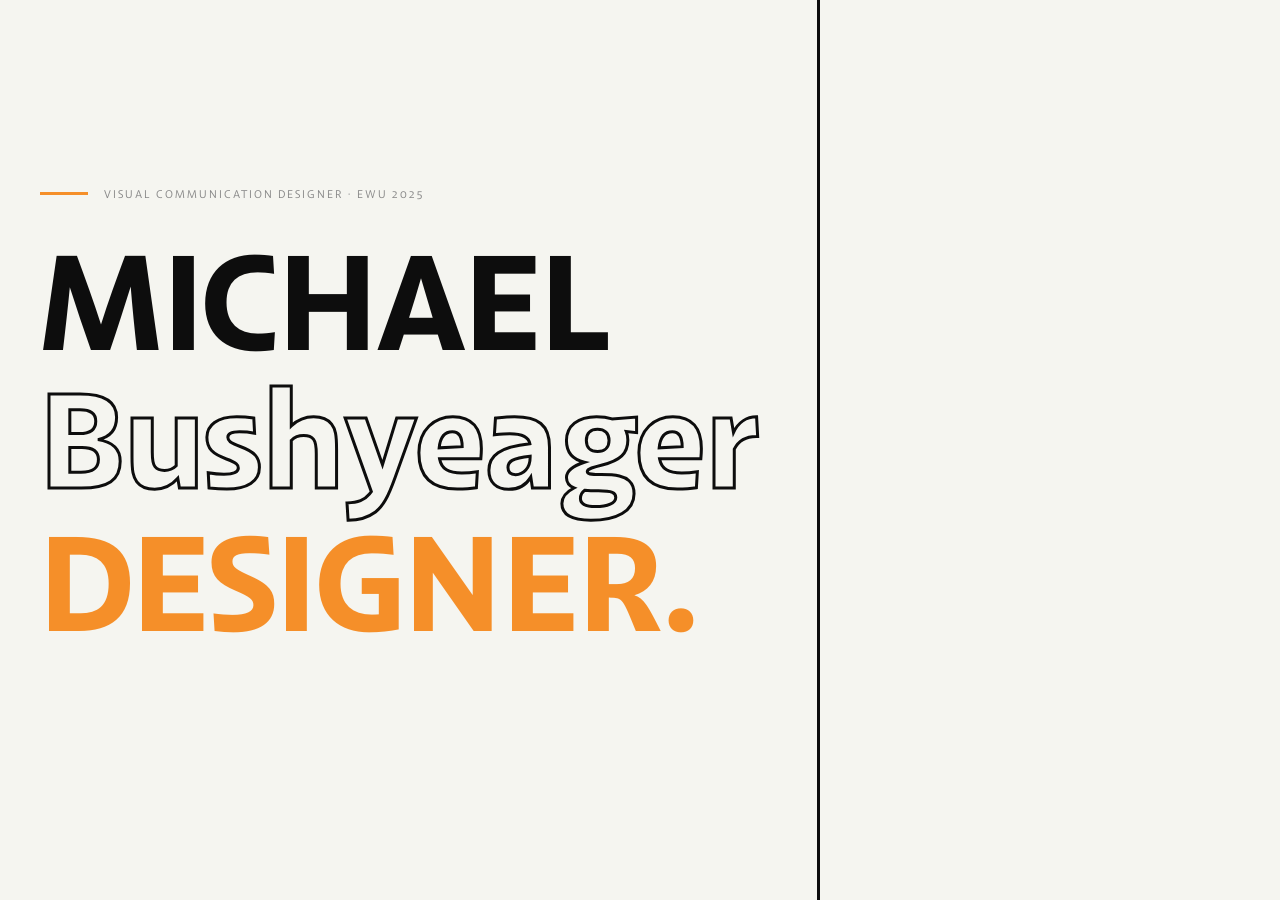
<file: index.html>
<!DOCTYPE html>
<html lang="en">
<head>
  <meta charset="UTF-8">
  <meta name="viewport" content="width=device-width, initial-scale=1.0">
  <title>Michael Bushyeager</title>
  <link rel="stylesheet" href="style.css">
  <link
    rel="stylesheet"
    href="https://cdnjs.cloudflare.com/ajax/libs/animate.css/4.1.1/animate.min.css"
  />
</head>
<body>
  <main>
    <section class="hero">
      <div class="hero-main">
        <div class="main-headline">
          <div class="eyebrow">
            <div class="eyebrow-line"></div>
            <span class="eyebrow-text">Visual Communication Designer · EWU 2025</span>
          </div>

          <h1 class="giant">
            <span class="word-row"><span class="word-in">MICHAEL</span></span>
            <span class="word-row"><span class="word-in outline">Bushyeager</span></span>
            <span class="word-row"><span class="word-in red">DESIGNER.</span></span>
          </h1>

          <div class="sub-line">
            <div class="sub-divider"></div>
            <p class="sub-text">Visual communicator, brand builder,<br>founder of Daybreak Studio.</p>
          </div>
        </div>
      </div>

      <div class="hero-sidebar">
        <div class="sidebar-section">
          <div>
            <p class="sidebar-label">About Me</p>
            <h3 class="sidebar-title">DESIGN IS THE CRAFT.</h3>
            <p class="sidebar-body">Senior VCD student at EWU. Founder of Daybreak Studio. Bridging print craft and digital experience with warmth and intention.</p>
          </div>
          <a href="about.html" class="sidebar-link">→ Full bio</a>
        </div>

        <div class="sidebar-section">
          <div>
            <p class="sidebar-label">Portfolio (Coming Soon!)</p>
            <h3 class="sidebar-title">THE WORK.</h3>
            <p class="sidebar-body">Branding systems, UX projects, packaging, web, and print. Selected case studies from EWU and Daybreak Studio.</p>
          </div>
          <a href="#" class="sidebar-link">→ View work</a>
        </div>

        <div class="sidebar-section">
          <div>
            <p class="sidebar-label">Contact</p>
            <h3 class="sidebar-title">LET'S TALK.</h3>
            <p class="sidebar-body">Looking for a designer? Have a project in mind? Always open to the right conversation.</p>
          </div>
          <a href="#" class="sidebar-link ghost">→ Get in touch</a>
        </div>
      </div>
    </section>
  </main>

  <script src="https://cdnjs.cloudflare.com/ajax/libs/gsap/3.12.5/gsap.min.js" defer></script>
  <script src="main.js" defer></script>
</body>
</html>
</file>
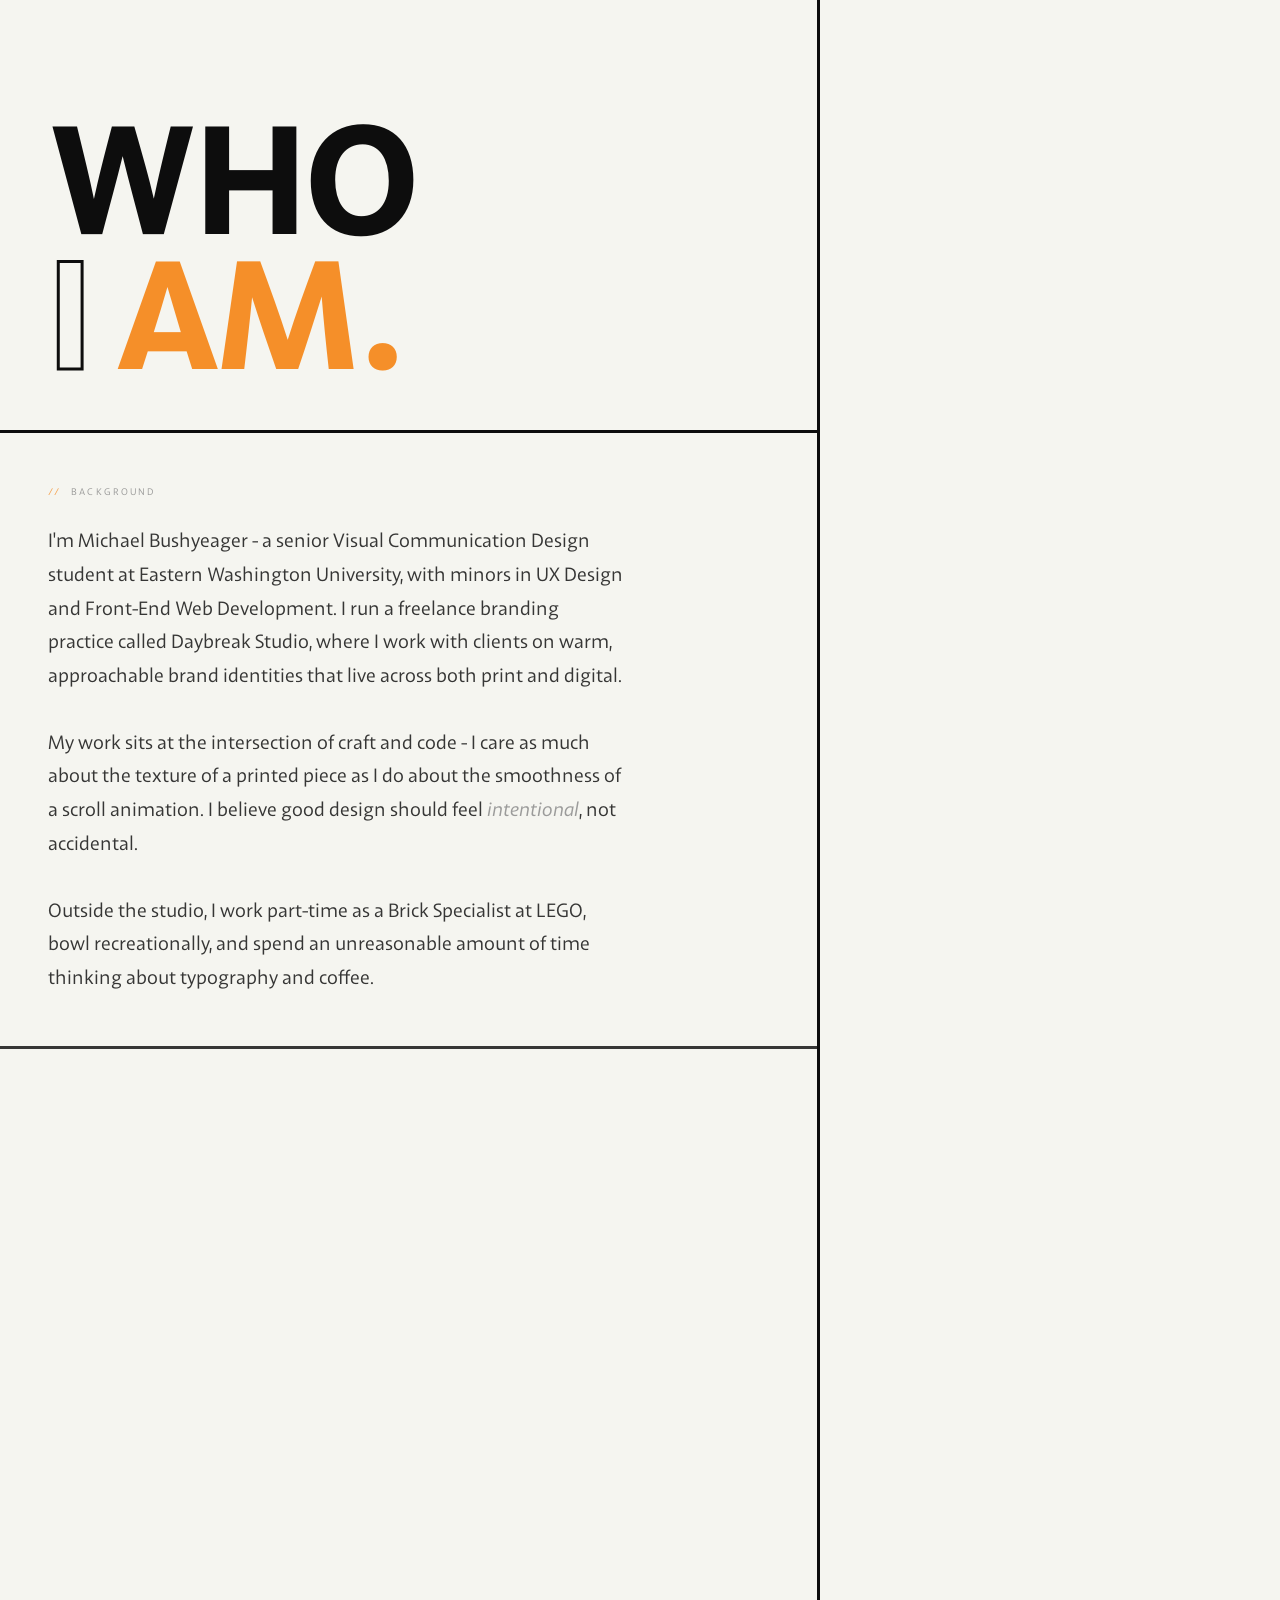
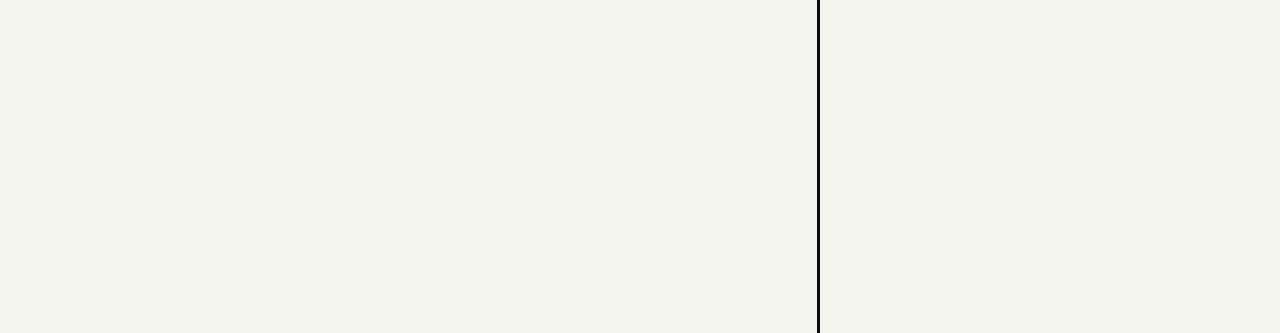
<file: about.html>
<!DOCTYPE html>
<html lang="en">
<head>
  <meta charset="UTF-8">
  <meta name="viewport" content="width=device-width, initial-scale=1.0">
  <title>About | Michael Bushyeager</title>
  <link rel="stylesheet" href="style.css">
</head>
<body class="about-page">
  <main>
    <div class="page">

      <div class="left">

        <div class="hero-band" id="hero">
          <div class="eyebrow">
            <div class="eyebrow-line"></div>
            <span class="eyebrow-text">About Me</span>
          </div>
          <h1 class="page-title">
            <span class="title-row"><span class="title-word">WHO</span></span>
            <span class="title-row"><span class="title-word outline">I</span> <span class="title-word red">AM.</span></span>
          </h1>
        </div>

        <div class="bio-section" id="bio">
          <p class="section-label">Background</p>
          <p class="bio-text">
            I'm <strong>Michael Bushyeager</strong> - a senior Visual Communication Design student at Eastern Washington University, with minors in UX Design and Front-End Web Development. I run a freelance branding practice called <strong>Daybreak Studio</strong>, where I work with clients on warm, approachable brand identities that live across both print and digital.
            <br><br>
            My work sits at the intersection of <strong>craft and code</strong> - I care as much about the texture of a printed piece as I do about the smoothness of a scroll animation. I believe good design should feel <em>intentional</em>, not accidental.
            <br><br>
            Outside the studio, I work part-time as a <strong>Brick Specialist at LEGO</strong>, bowl recreationally, and spend an unreasonable amount of time thinking about typography and coffee.
          </p>
        </div>

        <div class="disciplines" id="disc">
          <p class="section-label">Disciplines</p>
          <div class="disc-grid">
            <div class="disc-item">
              <div class="disc-num">01</div>
              <div class="disc-name">Branding</div>
              <div class="disc-tags">Identity systems - Logomark - Brand guidelines - Packaging</div>
            </div>
            <div class="disc-item">
              <div class="disc-num">02</div>
              <div class="disc-name">UX Design</div>
              <div class="disc-tags">Research - Wireframing - Prototyping - Usability</div>
            </div>
            <div class="disc-item">
              <div class="disc-num">03</div>
              <div class="disc-name">Front-End</div>
              <div class="disc-tags">HTML - CSS - JavaScript - GSAP - Figma</div>
            </div>
            <div class="disc-item">
              <div class="disc-num">04</div>
              <div class="disc-name">Print</div>
              <div class="disc-tags">Risograph - Editorial - Zines - Letterpress</div>
            </div>
            <div class="disc-item">
              <div class="disc-num">05</div>
              <div class="disc-name">Typography</div>
              <div class="disc-tags">Type pairing - Hierarchy - Display - Body setting</div>
            </div>
            <div class="disc-item">
              <div class="disc-num">06</div>
              <div class="disc-name">Packaging</div>
              <div class="disc-tags">Dieline - Structural form - Label design - Product</div>
            </div>
          </div>
        </div>

        <div class="now-section" id="now">
          <p class="section-label">Currently</p>
          <div class="now-grid">
            <div class="now-item">
              <p class="now-category">Study</p>
              <h4 class="now-title">Senior Year @ EWU</h4>
              <p class="now-body">Finishing VCD coursework. DESN480 Professional Practice, Web Design, and an independent study on AI + editorial design.</p>
            </div>
            <div class="now-item">
              <p class="now-category">Studio</p>
              <h4 class="now-title">Daybreak on Etsy</h4>
              <p class="now-body">Launched a car air freshener product line - five original designs. Exploring passive income through the studio.</p>
            </div>
            <div class="now-item">
              <p class="now-category">Freelance</p>
              <h4 class="now-title">Mertens Family Wine</h4>
              <p class="now-body">Designing a custom wine label system for a family client. Print production and brand identity.</p>
            </div>
            <div class="now-item">
              <p class="now-category">Learning</p>
              <h4 class="now-title">GSAP & Scrollytelling</h4>
              <p class="now-body">Building an immersive scrollytelling site using GSAP ScrollTrigger. Pushing what the browser can do.</p>
            </div>
          </div>
        </div>

      </div>

      <div class="right" id="sidebar">
        <div class="sidebar-section">
          <div>
            <p class="sidebar-label">Quick Facts</p>
            <ul class="fact-list">
              <li>EWU Visual Communication Design, Class of 2025</li>
              <li>Minors in UX Design & Front-End Web Dev</li>
              <li>Founder, Daybreak Studio</li>
              <li>Brick Specialist @ LEGO, Spokane WA</li>
              <li>Fluent in Figma, Adobe CC, GSAP, HTML/CSS/JS</li>
              <li>Passionate about print - coffee - type</li>
            </ul>
          </div>
        </div>

        <div class="sidebar-section">
          <div>
            <p class="sidebar-label">Philosophy</p>
            <h3 class="sidebar-title">WARM.<br>APPROACH-<br>ABLE.<br>INTENT-<br>IONAL.</h3>
          </div>
          <p class="sidebar-body" style="margin-top: 16px;">The three words that drive every project at Daybreak Studio - and everything I put my name on.</p>
        </div>

        <div class="sidebar-section">
          <div>
            <p class="sidebar-label">Work Together</p>
            <h3 class="sidebar-title">LET'S<br>MAKE<br>SOMETHING.</h3>
            <p class="sidebar-body" style="margin-top:12px;">Open to freelance projects, internships, and full-time roles post-graduation.</p>
          </div>
          <a href="#" class="sidebar-link">→ Get in touch</a>
        </div>

        <div class="nav-strip">
          <a href="index.html">Home</a>
          <a href="about.html" class="active">About</a>
          <a href="#">Portfolio</a>
          <a href="#">Contact</a>
        </div>
      </div>

    </div>
  </main>

  <script src="https://cdnjs.cloudflare.com/ajax/libs/gsap/3.12.5/gsap.min.js" defer></script>
  <script src="main.js" defer></script>
</body>
</html>
</file>
<file: style.css>
@font-face {
      font-family: 'Plein';
      src: url('assets/fonts/Plein-Regular.woff2') format('woff2'),
           url('assets/fonts/Plein-Regular.woff') format('woff');
      font-weight: 400;
      font-style: normal;
      font-display: swap;
    }

    @font-face {
      font-family: 'Plein';
      src: url('assets/fonts/Plein-Italic.woff2') format('woff2'),
           url('assets/fonts/Plein-Italic.woff') format('woff');
      font-weight: 400;
      font-style: italic;
      font-display: swap;
    }

    @font-face {
      font-family: 'Plein';
      src: url('assets/fonts/Plein-Medium.woff2') format('woff2'),
           url('assets/fonts/Plein-Medium.woff') format('woff');
      font-weight: 500;
      font-style: normal;
      font-display: swap;
    }

    @font-face {
      font-family: 'Plein';
      src: url('assets/fonts/Plein-MediumItalic.woff2') format('woff2'),
           url('assets/fonts/Plein-MediumItalic.woff') format('woff');
      font-weight: 500;
      font-style: italic;
      font-display: swap;
    }

    @font-face {
      font-family: 'Plein';
      src: url('assets/fonts/Plein-Bold.woff2') format('woff2'),
           url('assets/fonts/Plein-Bold.woff') format('woff');
      font-weight: 700;
      font-style: normal;
      font-display: swap;
    }

    *, *::before, *::after { box-sizing: border-box; margin: 0; padding: 0; }
 
    :root {
      --black: #0D0D0D;
      --white: #F5F5F0;
      --light: #ecece4;
      --accent: #F58F29;
      --mid: #888;
      --display: 'Plein', sans-serif;
      --body: 'Plein', sans-serif;
    }
 
    body {
      background: var(--white);
      color: var(--black);
      font-family: var(--body);
      overflow-x: hidden;
    }
 
 
 
    /* HERO */
    .hero {
      display: grid;
      grid-template-columns: 1fr 460px;
      min-height: 100vh;
    }
 
    .hero-main {
      border-right: 3px solid var(--black);
      padding: 72px 40px 48px;
      display: flex;
      flex-direction: column;
      justify-content: space-between;
    }
 
    /* Main text */
    .main-headline {
      flex: 1;
      display: flex;
      flex-direction: column;
      justify-content: center;
    }
 
    /* Eyebrow */
    .eyebrow {
      display: flex;
      align-items: center;
      gap: 16px;
      margin-bottom: 28px;
      opacity: 0;
    }
 
    .eyebrow-line {
      width: 48px;
      height: 3px;
      background: var(--accent);
      flex-shrink: 0;
    }
 
    .eyebrow-text {
      font-family: var(--body);
      font-size: 0.7rem;
      font-weight: 400;
      letter-spacing: 0.18em;
      text-transform: uppercase;
      color: var(--mid);
    }
 
    h1.giant {
      font-family: var(--display);
      font-size: clamp(3.8rem, 10.5vw, 9rem);
      line-height: 0.96;
      letter-spacing: -0.01em;
      overflow: visible;
      position: relative;
    }
 
    .word-row {
      display: block;
      overflow: visible;
      padding: 0.015em 0;
    }

    .giant .word-row:first-child {
      padding-top: 0.04em;
    }

    .giant .word-row:nth-child(2) {
      padding-top: 0.045em;
      padding-bottom: 0.045em;
    }

    .giant .word-row:nth-child(3) {
      padding-top: 0.045em;
    }
 
    .word-in {
      display: inline-block;
      transform: translateY(105%);
    }
 
    .giant .red { color: var(--accent); }
 
    .giant .outline {
      -webkit-text-stroke: 3px var(--black);
      color: transparent;
    }
 
    /* Sub line */
    .sub-line {
      display: flex;
      align-items: center;
      gap: 24px;
      margin-top: 32px;
      opacity: 0;
    }
 
    .sub-text {
      font-family: var(--body);
      font-style: italic;
      font-size: clamp(1rem, 2.5vw, 1.4rem);
      font-weight: 300;
      color: var(--black);
    }
 
    .sub-divider { width: 60px; height: 3px; background: var(--accent); flex-shrink: 0; }
 
 
 
    /* Right sidebar */
    .hero-sidebar {
      display: flex;
      flex-direction: column;
      opacity: 0;
    }
 
    .sidebar-section {
      padding: 36px 28px;
      border-bottom: 2px solid var(--black);
      flex: 1;
      display: flex;
      flex-direction: column;
      justify-content: space-between;
    }
 
    .sidebar-section:last-child {
      border-bottom: none;
    }
 
    .sidebar-label {
      font-size: 0.6rem;
      font-weight: 400;
      letter-spacing: 0.2em;
      text-transform: uppercase;
      color: var(--mid);
      margin-bottom: 20px;
      display: flex;
      align-items: center;
      gap: 10px;
    }
 
    .sidebar-label::before {
      content: '//';
      color: var(--accent);
      font-size: 0.7rem;
    }
 
    .sidebar-title {
      font-family: var(--display);
      font-size: 2.2rem;
      line-height: 1;
      margin-bottom: 10px;
    }
 
    .sidebar-body {
      font-size: 0.8rem;
      font-weight: 300;
      line-height: 1.65;
      color: var(--mid);
      flex: 1;
    }
 
    .sidebar-link {
      display: inline-flex;
      align-items: center;
      gap: 8px;
      margin-top: 20px;
      font-size: 0.68rem;
      font-weight: 400;
      letter-spacing: 0.1em;
      text-transform: uppercase;
      color: var(--white);
      background: var(--accent);
      padding: 10px 16px;
      text-decoration: none;
      transition: background 0.15s;
      align-self: flex-start;
    }
 
    .sidebar-link:hover { background: var(--black); }
 
    .sidebar-link.ghost {
      background: transparent;
      color: var(--black);
      border: 1.5px solid var(--black);
    }
 
    .sidebar-link.ghost:hover {
      background: var(--black);
      color: var(--white);
    }
 
    /* Status pill */
    .status-pill {
      display: inline-flex;
      align-items: center;
      gap: 8px;
      padding: 6px 14px;
      background: var(--accent);
      color: var(--white);
      font-size: 0.62rem;
      font-weight: 400;
      letter-spacing: 0.12em;
      text-transform: uppercase;
      margin-bottom: 20px;
      align-self: flex-start;
    }
 
    .pill-dot {
      width: 6px; height: 6px;
      border-radius: 50%;
      background: white;
      animation: blink 1.5s infinite;
    }
 
    @keyframes blink { 0%,100% {opacity:1;} 50% {opacity:0.3;} }

    /* ABOUT PAGE */
    body.about-page {
      background: var(--white);
      color: var(--black);
      font-family: var(--body);
      font-weight: 300;
      overflow-x: hidden;
    }

    .page {
      display: grid;
      grid-template-columns: 1fr 460px;
      min-height: 100vh;
    }

    .left {
      border-right: 3px solid var(--black);
      display: flex;
      flex-direction: column;
    }

    .hero-band {
      padding: 64px 48px 52px;
      border-bottom: 3px solid var(--black);
      opacity: 0;
    }

    h1.page-title {
      font-family: var(--display);
      font-size: clamp(5rem, 12vw, 11rem);
      line-height: 0.88;
      letter-spacing: -0.01em;
      overflow: hidden;
    }

    .title-row { display: block; overflow: visible; }
    .title-word { display: inline-block; transform: translateY(110%); }
    .title-word.outline {
      -webkit-text-stroke: 3px var(--black);
      color: transparent;
    }
    .title-word.red { color: var(--accent); }

    .bio-section {
      padding: 52px 48px;
      border-bottom: 3px solid var(--black);
      opacity: 0;
    }

    .section-label {
      font-size: 0.6rem;
      font-weight: 400;
      letter-spacing: 0.22em;
      text-transform: uppercase;
      color: var(--mid);
      margin-bottom: 24px;
      display: flex;
      align-items: center;
      gap: 10px;
    }

    .section-label::before { content: '//'; color: var(--accent); }

    .bio-text {
      font-size: clamp(1rem, 1.8vw, 1.2rem);
      font-weight: 300;
      line-height: 1.75;
      color: var(--black);
      max-width: 580px;
    }

    .bio-text strong {
      font-weight: 400;
    }

    .bio-text em {
      font-style: italic;
      color: var(--mid);
    }

    .disciplines {
      padding: 48px 48px;
      border-bottom: 3px solid var(--black);
      opacity: 0;
    }

    .disc-grid {
      display: grid;
      grid-template-columns: repeat(3, 1fr);
      gap: 2px;
      margin-top: 28px;
    }

    .disc-item {
      padding: 24px 20px;
      border: 1.5px solid rgba(13,13,13,0.12);
      transition: all 0.15s;
    }

    .disc-item:hover {
      border-color: var(--black);
      background: var(--black);
      color: var(--white);
    }

    .disc-item:hover .disc-num { color: var(--accent); }
    .disc-item:hover .disc-name { color: var(--white); }
    .disc-item:hover .disc-tags { color: rgba(255,255,255,0.5); }

    .disc-num {
      font-family: var(--display);
      font-size: 1.8rem;
      line-height: 1;
      color: var(--accent);
      margin-bottom: 10px;
    }

    .disc-name {
      font-family: var(--display);
      font-size: 0.95rem;
      letter-spacing: 0.05em;
      text-transform: uppercase;
      margin-bottom: 8px;
    }

    .disc-tags {
      font-size: 0.72rem;
      font-weight: 300;
      line-height: 1.6;
      color: var(--mid);
    }

    .now-section {
      padding: 48px 48px;
      opacity: 0;
    }

    .now-grid {
      display: grid;
      grid-template-columns: 1fr 1fr;
      gap: 2px;
      margin-top: 28px;
    }

    .now-item {
      padding: 24px 20px;
      background: var(--light);
      border-left: 3px solid transparent;
      transition: border-color 0.15s;
    }

    .now-item:hover { border-left-color: var(--accent); }

    .now-category {
      font-size: 0.58rem;
      font-weight: 400;
      letter-spacing: 0.2em;
      text-transform: uppercase;
      color: var(--accent);
      margin-bottom: 8px;
    }

    .now-title {
      font-family: var(--display);
      font-size: 1.1rem;
      letter-spacing: 0.02em;
      margin-bottom: 6px;
      line-height: 1.1;
    }

    .now-body {
      font-size: 0.78rem;
      font-weight: 300;
      line-height: 1.6;
      color: var(--mid);
    }

    .right {
      display: flex;
      flex-direction: column;
      opacity: 0;
    }

    .fact-list {
      list-style: none;
      margin-top: 16px;
    }

    .fact-list li {
      display: flex;
      gap: 12px;
      padding: 10px 0;
      border-bottom: 1px solid rgba(13,13,13,0.08);
      font-size: 0.78rem;
      font-weight: 300;
      line-height: 1.4;
    }

    .fact-list li:last-child { border-bottom: none; }

    .fact-list li::before {
      content: '->';
      color: var(--accent);
      flex-shrink: 0;
      font-size: 0.75rem;
      margin-top: 1px;
    }

    .nav-strip {
      border-top: 2px solid var(--black);
      display: flex;
    }

    .nav-strip a {
      flex: 1;
      padding: 16px 0;
      text-align: center;
      font-size: 0.65rem;
      font-weight: 400;
      letter-spacing: 0.12em;
      text-transform: uppercase;
      color: var(--mid);
      text-decoration: none;
      border-right: 1.5px solid rgba(13,13,13,0.1);
      transition: all 0.15s;
    }

    .nav-strip a:last-child { border-right: none; }
    .nav-strip a:hover { background: var(--black); color: var(--white); }
    .nav-strip a.active { background: var(--accent); color: var(--white); }
</file>
